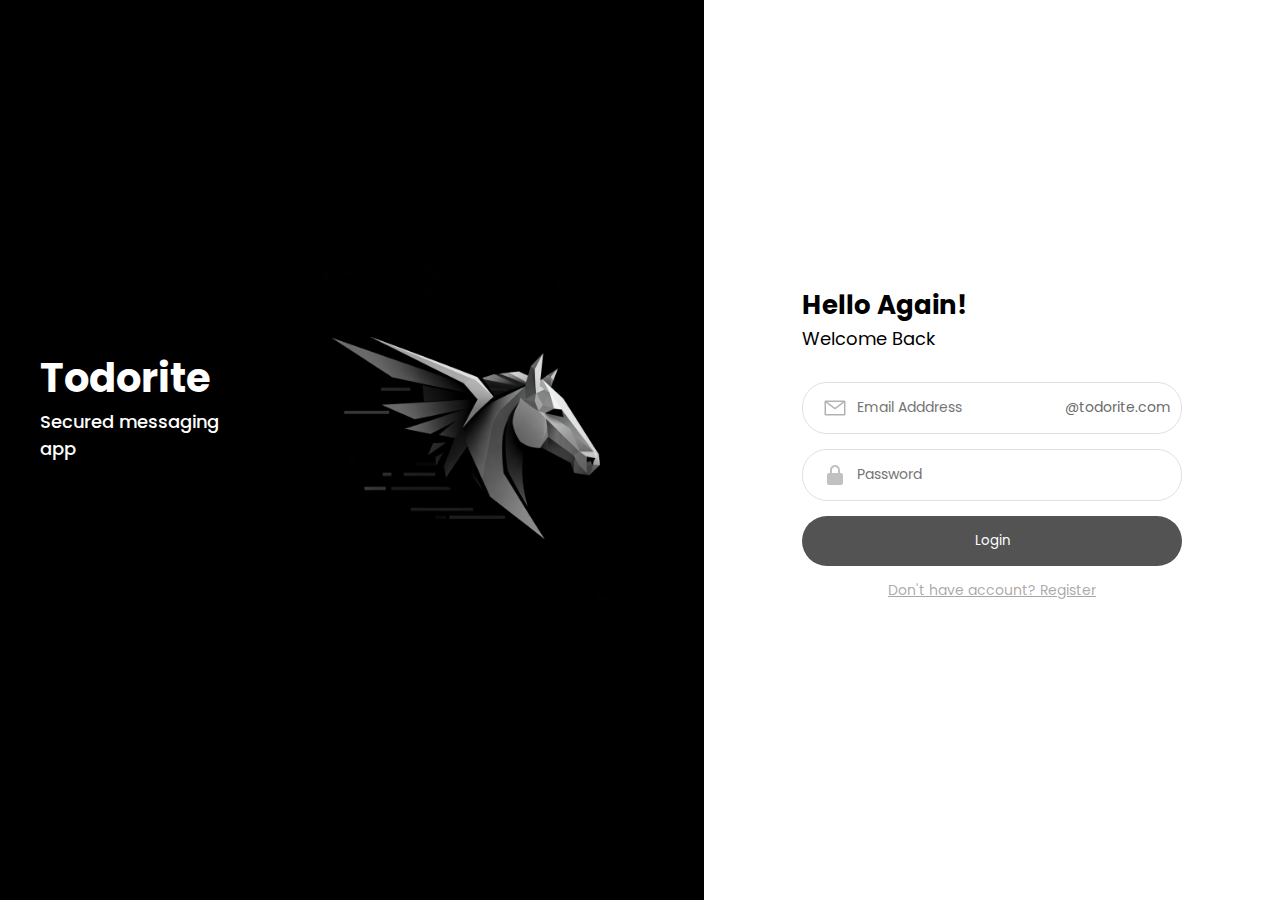
<file: login/index.html>
<!DOCTYPE html>
<html lang="en">
<head>
    <meta charset="UTF-8">
    <meta name="viewport" content="width=device-width, initial-scale=1.0">
    <link rel="preconnect" href="https://fonts.googleapis.com">
    <link rel="preconnect" href="https://fonts.gstatic.com" crossorigin>
    <link href="https://fonts.googleapis.com/css2?family=Poppins:ital,wght@0,100;0,200;0,300;0,400;0,500;0,600;0,700;0,800;0,900;1,100;1,200;1,300;1,400;1,500;1,600;1,700;1,800;1,900&display=swap" rel="stylesheet">
    <link rel="stylesheet" href="/login/styles/general.css">
    <link rel="stylesheet" href="/login/styles/register_menu.css">
    <link rel="stylesheet" href="/login/styles/company_menu.css">
    <script src="./script.js" defer></script>
    <title>Register</title>
</head>
<body>

    <section class="company-menu">
        <div class="company-text">
            <p class="company-name">Todorite</p>
            <p class="company-description">Secured messaging app</p>
        </div>
        <div class="company-logo">
            <img id="company-icon" src="../images/logo.jpg" alt="">
        </div>
    </section>


    <section class="register-container">
        <div class="register-menu">
            <div class="welcome-menu">
                <p class="hello-text">Hello Again!</p>
                <p class="sign-up-text">Welcome Back</p>
            </div>

            <div class="input-menu">
                <div class="input-container">
                    <img class="menu-icon" src="icons/codicon_mail.svg">
                    <input class="input-email" type="text" placeholder="Email Adddress">
                    <span class="domain-placeholder">@todorite.com</span>
                </div>
                <div class="input-container">
                    <img class="menu-icon" src="icons/bx_bxs-lock-alt.svg">
                    <input class="input-pass" type="password" placeholder="Password">
                </div>
                <div class="buttons-container">
                    <button class="register-button js-login">Login</button>
                    <a class="login-redirect" href="/register/">Don't have account? Register</a>
                </div>
            </div>
        </div>
    </section>
</body>
</html>
</file>
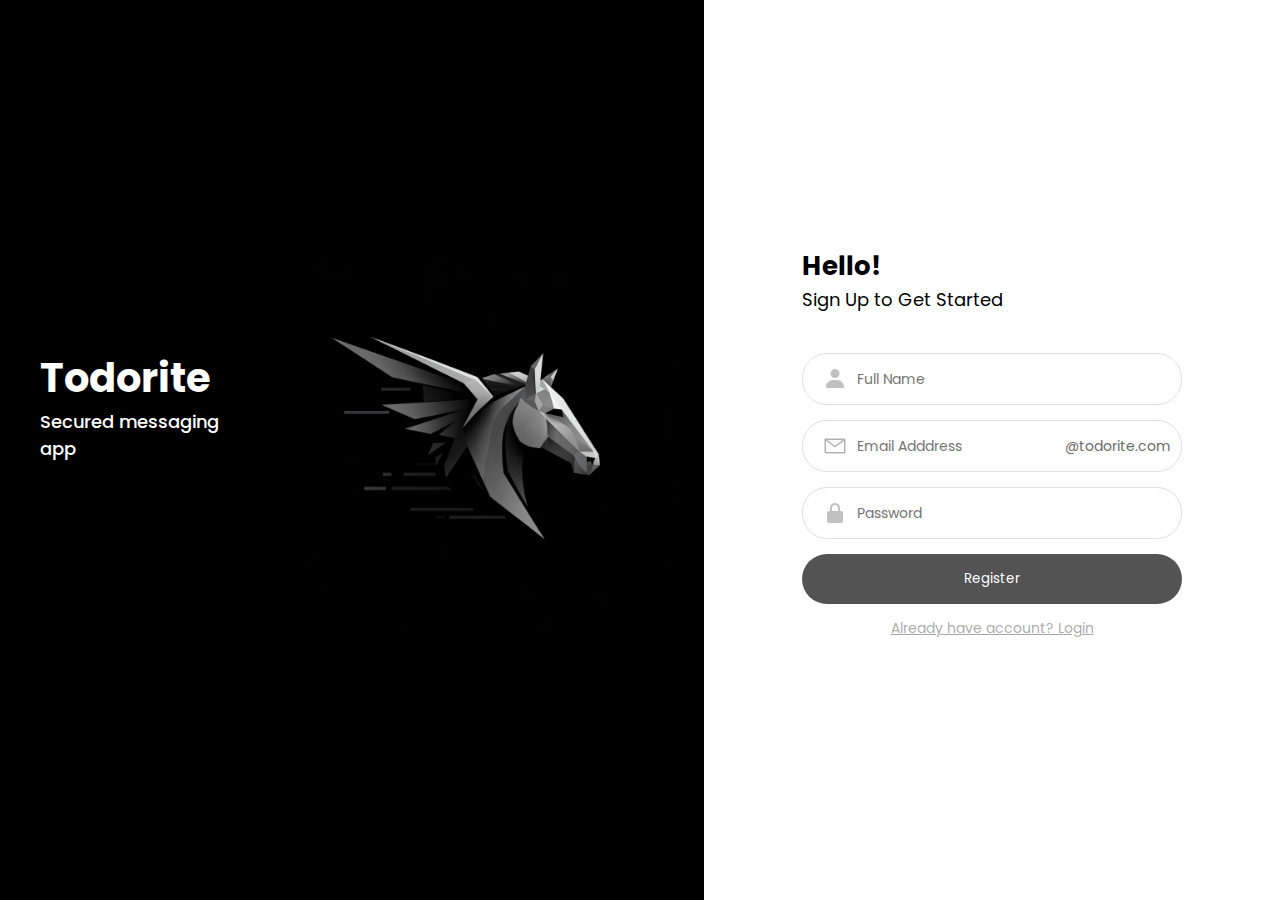
<file: register/index.html>
<!DOCTYPE html>
<html lang="en">
<head>
    <meta charset="UTF-8">
    <meta name="viewport" content="width=device-width, initial-scale=1.0">
    <link rel="preconnect" href="https://fonts.googleapis.com">
    <link rel="preconnect" href="https://fonts.gstatic.com" crossorigin>
    <link href="https://fonts.googleapis.com/css2?family=Poppins:ital,wght@0,100;0,200;0,300;0,400;0,500;0,600;0,700;0,800;0,900;1,100;1,200;1,300;1,400;1,500;1,600;1,700;1,800;1,900&display=swap" rel="stylesheet">
    <link rel="stylesheet" href="/register/styles/general.css">
    <link rel="stylesheet" href="/register/styles/register_menu.css">
    <link rel="stylesheet" href="/register/styles/company_menu.css">
    <script src="./script.js" defer></script>
    <title>Register</title>
</head>
<body>

    <section class="company-menu">
        <div class="company-text">
            <p class="company-name">Todorite</p>
            <p class="company-description">Secured messaging app</p>
        </div>
        <div class="company-logo">
            <img id="company-icon" src="../images/logo.jpg" alt="">
        </div>
    </section>


    <section class="register-container">
        <div class="register-menu">
            <div class="welcome-menu">
                <p class="hello-text">Hello!</p>
                <p class="sign-up-text">Sign Up to Get Started</p>
            </div>

            <div class="input-menu">
                <div class="input-container">
                    <img class="menu-icon" src="icons/bx_bxs-user.svg">
                    <input class="input-name" type="text" placeholder="Full Name">
                </div>
                <div class="input-container">
                    <img class="menu-icon" src="icons/codicon_mail.svg">
                    <input class="input-email" type="text" placeholder="Email Adddress">
                    <span class="domain-placeholder">@todorite.com</span>
                </div>
                <div class="input-container">
                    <img class="menu-icon" src="icons/bx_bxs-lock-alt.svg">
                    <input class="input-pass" type="password" placeholder="Password">
                </div>
                <div class="buttons-container">
                    <button class="register-button js-register">Register</button>
                    <a class="login-redirect" href="/login/">Already have account? Login</a>
                </div>
            </div>
        </div>
    </section>
</body>
</html>
</file>
<file: login/styles/general.css>
* {
    font-family: Poppins;
}

body, html {
    margin:0;
    padding:0;
    height: 100%
}

body {
    display: flex;
}
</file>
<file: login/styles/register_menu.css>
.register-container {
    display: flex;
    flex: 45;
    justify-content: center;
    align-items: center;
}

.register-menu {
    display: flex;
    flex-direction: column;
    width: 380px;
    margin-left: 20px;
    margin-right: 20px;
}

.welcome-menu p {
    margin: 0;
    padding: 0;
}

.welcome-menu {
    margin-bottom: 30px;
}

.hello-text {
    font-weight: 700;
    font-size: 26px;
}

.sign-up-text {
    font-size: 18px;
}

.input-container {
    display: flex;
    position: relative;
    align-items: center;
    height: 50px;
    border: 1px solid rgb(224, 224, 224);
    border-radius: 25px;
    margin-bottom: 15px;
}

.menu-icon {
    margin-left: 20px;
    margin-right: 8px;
}

.input-container input {
    border: none;
    font-size: 14px;
    color: rgba(51, 51, 51, 1);
}

.input-container input:focus {
    outline: none;
}

.domain-placeholder {
    font-size: 14px;
    color: rgb(107, 107, 107);
    position: absolute;
    right: 10px;
}

.buttons-container {
    display: flex;
    justify-content: center;
    align-items: center;
    flex-direction: column;
}

.register-button {
    width: 100%;
    background-color: rgba(83, 83, 83, 1);
    color: white;
    border: none;
    height: 50px;
    border-radius: 25px;
    transition: background-color 0.15s;
    cursor: pointer;
}

.register-button:hover {
    background-color: rgb(65, 65, 65);
}

.register-button:active {
    background-color: rgb(48, 48, 48);
}

.login-redirect {
   color: rgba(51, 51, 51, 0.43);
   font-size: 14px;
   transition: text-decoration 0.15s;
   cursor: pointer;
   margin: 14px 0 14px 0;
}

.login-redirect:hover {
    text-decoration: underline;
}
</file>
<file: login/styles/company_menu.css>
.company-menu {
    display: flex;
    flex: 55;
    background-color: rgb(0, 0, 0);
    justify-content: center;
    align-items: center;
    overflow: hidden;
    transition: display 0.15s;
}

.company-text p {
    margin: 0;
    padding: 0;
    color: white;
}

.company-text {
    margin: 0px 30px 90px 40px;
}

.company-name {
    font-size: 40px;
    font-weight: 700;
}

.company-description {
    font-size: 18px;
    font-weight: 500;
}

#company-icon {
    max-width: 450px;
    width: 100%;
    height: auto;
}

@media (max-width: 768px) {
    .company-menu {
        display:none;
    }
}
</file>
<file: register/styles/general.css>
* {
    font-family: Poppins;
}

body, html {
    margin:0;
    padding:0;
    height: 100%
}

body {
    display: flex;
}
</file>
<file: register/styles/register_menu.css>
.register-container {
    display: flex;
    flex: 45;
    justify-content: center;
    align-items: center;
}

.register-menu {
    display: flex;
    flex-direction: column;
    width: 380px;
    margin-left: 20px;
    margin-right: 20px;
}

.welcome-menu p {
    margin: 0;
    padding: 0;
}

.welcome-menu {
    margin-bottom: 40px;
}

.hello-text {
    font-weight: 700;
    font-size: 26px;
}

.sign-up-text {
    font-size: 18px;
}

.input-container {
    display: flex;
    position: relative;
    align-items: center;
    height: 50px;
    border: 1px solid rgb(224, 224, 224);
    border-radius: 25px;
    margin-bottom: 15px;
}

.menu-icon {
    margin-left: 20px;
    margin-right: 8px;
}

.input-container input {
    border: none;
    font-size: 14px;
    color: rgba(51, 51, 51, 1);
}

.input-container input:focus {
    outline: none;
}

.domain-placeholder {
    font-size: 14px;
    color: rgb(107, 107, 107);
    position: absolute;
    right: 10px;
}

.buttons-container {
    display: flex;
    justify-content: center;
    align-items: center;
    flex-direction: column;
}

.register-button {
    width: 100%;
    background-color: rgba(83, 83, 83, 1);
    color: white;
    border: none;
    height: 50px;
    border-radius: 25px;
    transition: background-color 0.15s;
    cursor: pointer;
}

.register-button:hover {
    background-color: rgb(65, 65, 65);
}

.register-button:active {
    background-color: rgb(48, 48, 48);
}

.login-redirect {
   color: rgba(51, 51, 51, 0.43);
   font-size: 14px;
   transition: text-decoration 0.15s;
   cursor: pointer;
   margin: 14px 0 14px 0;
}

.login-redirect:hover {
    text-decoration: underline;
}
</file>
<file: register/styles/company_menu.css>
.company-menu {
    display: flex;
    flex: 55;
    background-color: rgb(0, 0, 0);
    justify-content: center;
    align-items: center;
    overflow: hidden;
    transition: display 0.15s;
}

.company-text p {
    margin: 0;
    padding: 0;
    color: white;
}

.company-text {
    margin: 0px 30px 90px 40px;
}

.company-name {
    font-size: 40px;
    font-weight: 700;
}

.company-description {
    font-size: 18px;
    font-weight: 500;
}

#company-icon {
    max-width: 450px;
    width: 100%;
    height: auto;
}

@media (max-width: 768px) {
    .company-menu {
        display:none;
    }
}
</file>
